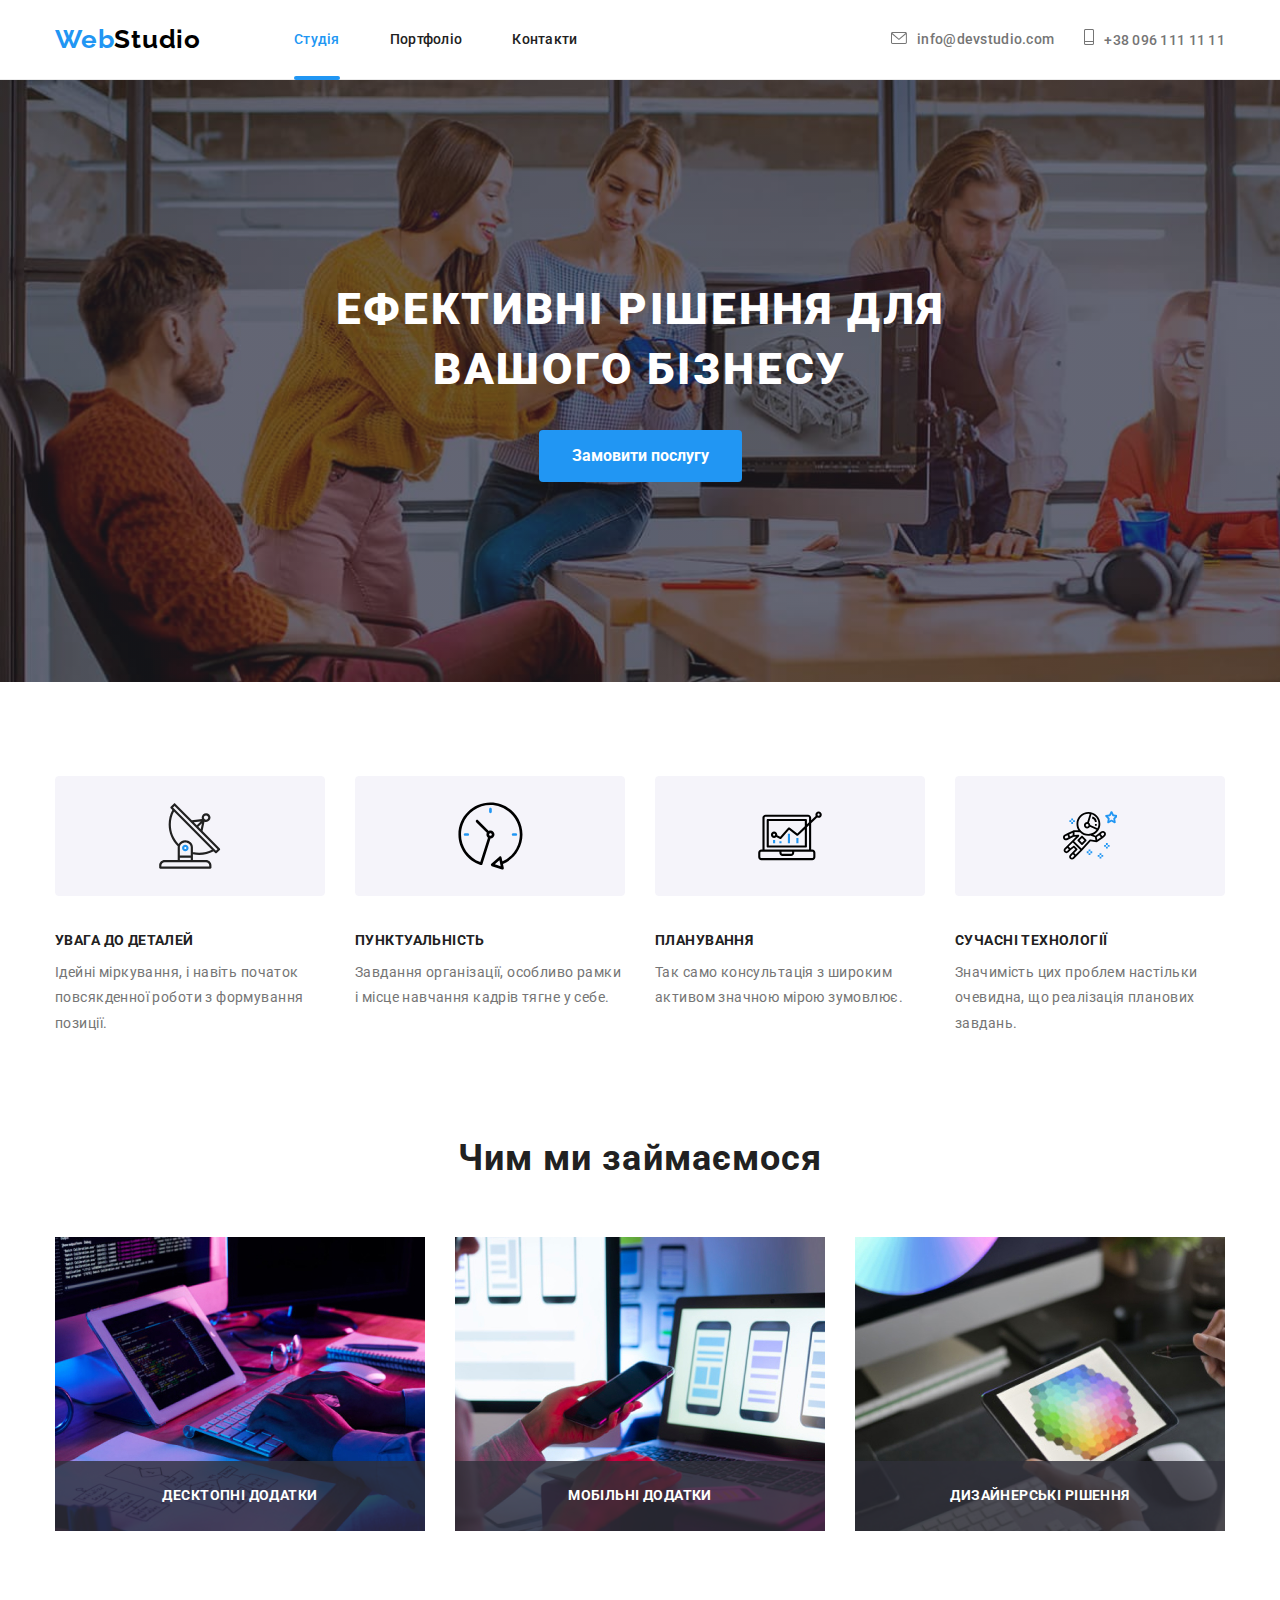
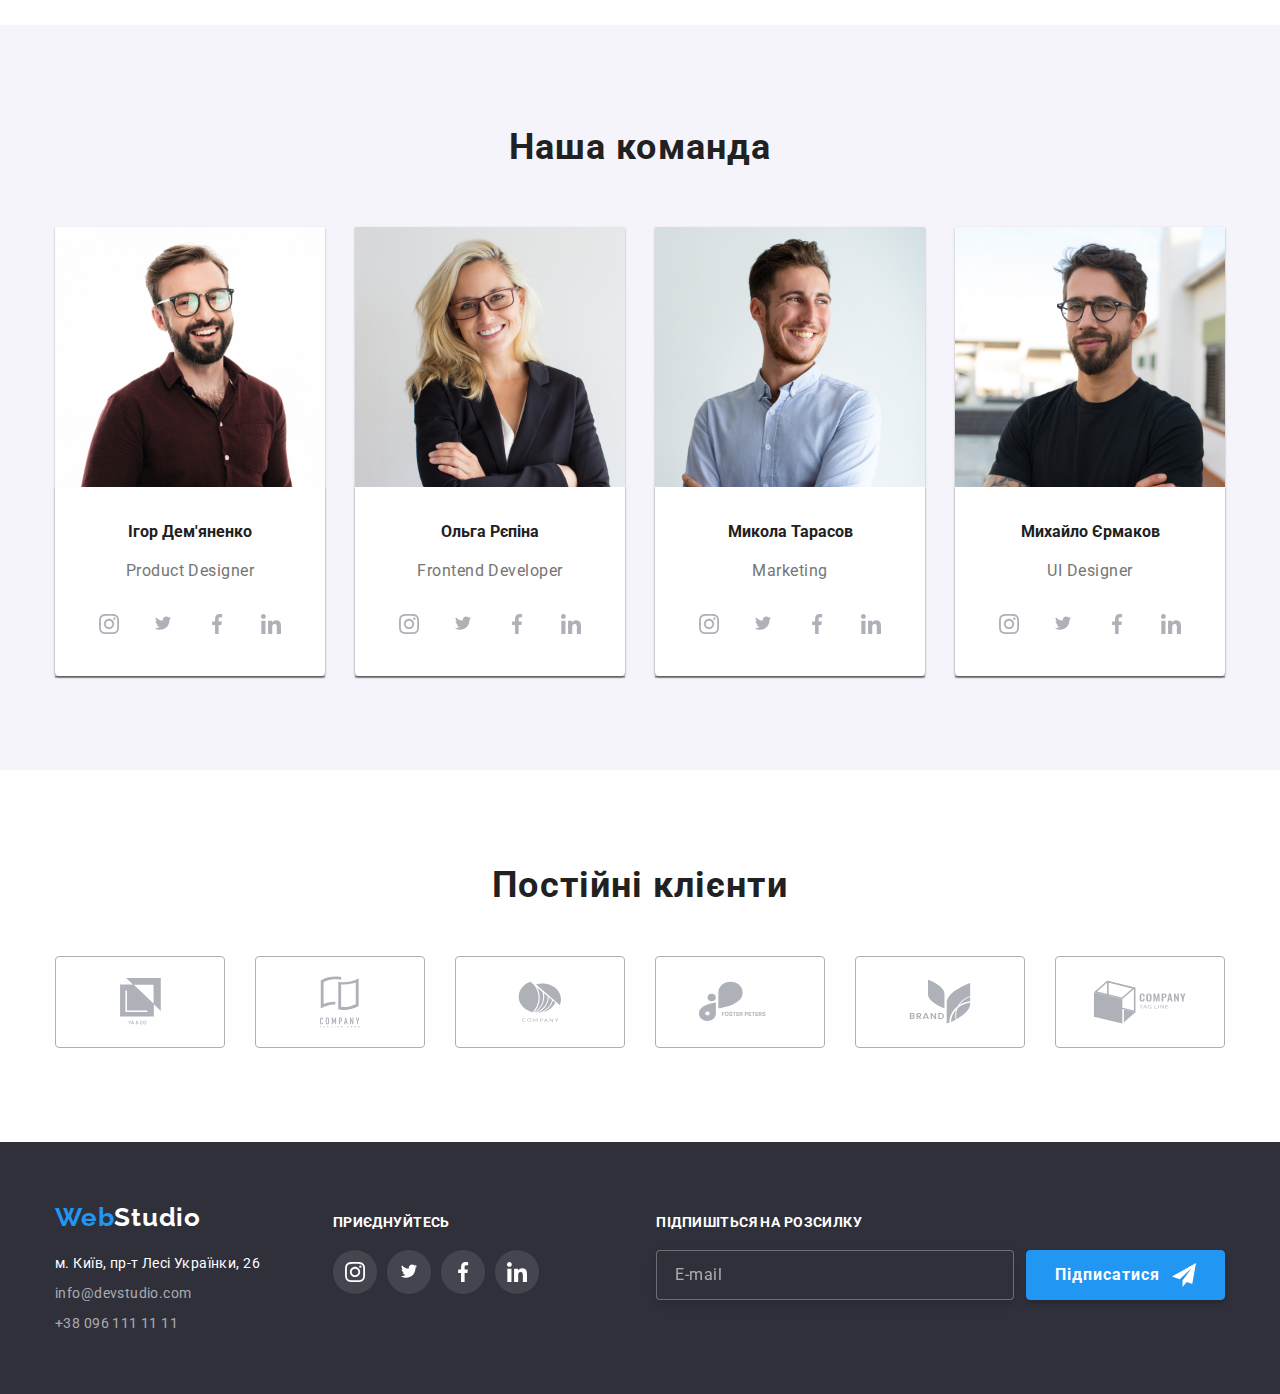
<file: index.html>
<!DOCTYPE html>
<html lang="uk">
  <head>
    <meta charset="UTF-8" />
    <meta http-equiv="X-UA-Compatible" content="IE=edge" />
    <meta name="viewport" content="width=device-width, initial-scale=1.0" />
    <link rel="preconnect" href="https://fonts.googleapis.com" />
    <link rel="preconnect" href="https://fonts.gstatic.com" crossorigin />
    <link
      href="https://fonts.googleapis.com/css2?family=Raleway:wght@700&family=Roboto:wght@400;500;700;900&display=swap"
      rel="stylesheet"
    />
    <link
      href="https://fonts.googleapis.com/css2?family=Roboto:wght@400;500;700;900&display=swap"
      rel="stylesheet"
    />
    <link
      href="https://cdnjs.cloudflare.com/ajax/libs/modern-normalize/1.0.0/modern-normalize.min.css"
      rel="stylesheet"
    />
    <link rel="stylesheet" href="./css/main.min.css" />
    <title><DZ-7</title>
  </head>
  <body>
    <header class="header">
      <div class="container">
        <nav class="navigation">
          <a href="./index.html" class="logo header-logo"
            >Web<span class="logo-start">Studio</span></a
          >
          <ul class="navigation__list list">
            <li class="navigation__item">
              <a href="" class="navigation__link current">Студія</a>
            </li>
            <li class="navigation__item">
              <a href="./portfolio.html" class="navigation__link">Портфоліо</a>
            </li>
            <li class="navigation__item">
              <a href="" class="navigation__link">Контакти</a>
            </li>
          </ul>
        </nav>

        <ul class="contact list">
          <li class="contact__item">
            <a href="mailto:info@devstudio.com" class="contact__link"
              ><svg class="convert" width="16" height="12">
                <use href="./images/icon.svg#icon-post"></use></svg>info@devstudio.com</a
            >
          </li>
          <li class="contact__item">
            <a href="tel:+380961111111" class="contact__link"
              ><svg class="telefon" width="16" height="12">
                <use href="./images/icon.svg#icon-telefon"></use></svg>+38 096 111 11 11</a
            >
          </li>
        </ul>
      </div>
    </header>
    <main>
      <section class="hero">
        <div class="container">
          <h1 class="hero__slogan">Ефективні рішення для вашого бізнесу</h1>
          <button type="button" class="hero__btn" data-modal-open>
            Замовити послугу
          </button>
        </div>
      </section>

      <section class="skill section">
        <div class="container">
          <h2 class="visually-hidden">НАША ПЕРЕВАГА НАД ІНШИМИ</h2>

          <ul class="pic-list list">
            <li class="pic-list__item">
              <div class="pic-list__block">
                <svg class="pic-list__icon" width="65.32" height="70">
                  <use href="./images/icon.svg#icon-antenna"></use>
                </svg>
              </div>

              <h3 class="pic-list__title">УВАГА ДО ДЕТАЛЕЙ</h3>
              <p class="pic-list__text">
                Ідейні міркування, і навіть початок повсякденної роботи з
                формування позиції.
              </p>
            </li>

            <li class="pic-list__item">
              <div class="pic-list__block">
                <svg class="pic-list__icon" width="66.96" height="70">
                  <use href="./images/icon.svg#icon-clock"></use>
                </svg>
              </div>
              <h3 class="pic-list__title">ПУНКТУАЛЬНІСТЬ</h3>
              <p class="pic-list__text">
                Завдання організації, особливо рамки і місце навчання кадрів
                тягне у себе.
              </p>
            </li>

            <li class="pic-list__item">
              <div class="pic-list__block">
                <svg class="pic-list__icon" width="70" height="63.59">
                  <use href="./images/icon.svg#icon-diagram"></use>
                </svg>
              </div>

              <h3 class="pic-list__title">ПЛАНУВАННЯ</h3>
              <p class="pic-list__text">
                Так само консультація з широким активом значною мірою зумовлює.
              </p>
            </li>

            <li class="pic-list__item">
              <div class="pic-list__block">
                <svg class="pic-list__icon" width="54.83" height="60.66">
                  <use href="./images/icon.svg#icon-astronaut"></use>
                </svg>
              </div>
              <h3 class="pic-list__title">СУЧАСНІ ТЕХНОЛОГІЇ</h3>
              <p class="pic-list__text">
                Значимість цих проблем настільки очевидна, що реалізація
                планових завдань.
              </p>
            </li>
          </ul>
        </div>
      </section>

      <section class="activ section">
        <div class="container">
          <h2 class="activ-title">Чим ми займаємося</h2>
          <ul class="activ-list list">
            <li class="activ-item">
              <img
                src="./images/komp-1.jpg"
                alt="зображення робочого столу"
                width="370"
              />
              <div class="activ-block">
                <p class="activ-text">Десктопні додатки</p>
              </div>
            </li>
            <li class="activ-item">
              <img
                src="./images/komp-2.jpg"
                alt="зображення робочого столу"
                width="370"
              />
              <div class="activ-block">
                <p class="activ-text">Мобільні додатки</p>
              </div>
            </li>
            <li class="activ-item">
              <img
                src="./images/komp-3.jpg"
                alt="зображення робочого столу"
                width="370"
              />
              <div class="activ-block">
                <p class="activ-text">Дизайнерські рішення</p>
              </div>
            </li>
          </ul>
        </div>
      </section>

      <section class="team section">
        <div class="container">
          <h2 class="team-title">Наша команда</h2>
          <ul class="team__list list">
            <li class="team__item">
              <img
                src="./images/team-1.jpg"
                alt="Ігор Дем'яненко"
                width="270"
              />
              <div class="team__name">
                <h3 class="team__name-title">Ігор Дем'яненко</h3>
                <p class="team__name-text">Product Designer</p>
                <ul class="soc__list list">
                  <li class="soc__item">
                    <a href="" class="soc__link">
                      <svg
                        class="soc__icon soc__icon--grey"
                        width="20"
                        height="20"
                      >
                        <use href="./images/icon.svg#icon-instagram"></use>
                      </svg>
                    </a>
                  </li>
                  <li class="soc__item">
                    <a href="" class="soc__link">
                      <svg
                        class="soc__icon soc__icon--grey"
                        width="20"
                        height="16.25"
                      >
                        <use href="./images/icon.svg#icon-twitter"></use>
                      </svg>
                    </a>
                  </li>
                  <li class="soc__item">
                    <a href="" class="soc__link">
                      <svg
                        class="soc__icon soc__icon--grey"
                        width="20"
                        height="20"
                      >
                        <use href="./images/icon.svg#icon-facebook"></use>
                      </svg>
                    </a>
                  </li>
                  <li class="soc__item">
                    <a href="" class="soc__link">
                      <svg
                        class="soc__icon soc__icon--grey"
                        width="20"
                        height="20"
                      >
                        <use href="./images/icon.svg#icon-linkedin"></use>
                      </svg>
                    </a>
                  </li>
                </ul>
              </div>
            </li>

            <li class="team__item">
              <img src="./images/team-2.jpg" alt="Ольга Рєпіна" width="270" />
              <div class="team__name">
                <h3 class="team__name-title">Ольга Рєпіна</h3>
                <p class="team__name-text">Frontend Developer</p>
                <ul class="soc__list list">
                  <li class="soc__item">
                    <a href="" class="soc__link">
                      <svg
                        class="soc__icon soc__icon--grey"
                        width="20"
                        height="20"
                      >
                        <use href="./images/icon.svg#icon-instagram"></use>
                      </svg>
                    </a>
                  </li>
                  <li class="soc__item">
                    <a href="" class="soc__link">
                      <svg
                        class="soc__icon soc__icon--grey"
                        width="20"
                        height="16.25"
                      >
                        <use href="./images/icon.svg#icon-twitter"></use>
                      </svg>
                    </a>
                  </li>
                  <li class="soc__item">
                    <a href="" class="soc__link">
                      <svg
                        class="soc__icon soc__icon--grey"
                        width="20"
                        height="20"
                      >
                        <use href="./images/icon.svg#icon-facebook"></use>
                      </svg>
                    </a>
                  </li>
                  <li class="soc__item">
                    <a href="" class="soc__link">
                      <svg
                        class="soc__icon soc__icon--grey"
                        width="20"
                        height="20"
                      >
                        <use href="./images/icon.svg#icon-linkedin"></use>
                      </svg>
                    </a>
                  </li>
                </ul>
              </div>
            </li>

            <li class="team__item">
              <img src="./images/team-3.jpg" alt="Микола Тарасов" width="270" />
              <div class="team__name">
                <h3 class="team__name-title">Микола Тарасов</h3>
                <p class="team__name-text">Marketing</p>
                <ul class="soc__list list">
                  <li class="soc__item">
                    <a href="" class="soc__link">
                      <svg
                        class="soc__icon soc__icon--grey"
                        width="20"
                        height="20"
                      >
                        <use href="./images/icon.svg#icon-instagram"></use>
                      </svg>
                    </a>
                  </li>
                  <li class="soc__item">
                    <a href="" class="soc__link">
                      <svg
                        class="soc__icon soc__icon--grey"
                        width="20"
                        height="16.25"
                      >
                        <use href="./images/icon.svg#icon-twitter"></use>
                      </svg>
                    </a>
                  </li>
                  <li class="soc__item">
                    <a href="" class="soc__link">
                      <svg
                        class="soc__icon soc__icon--grey"
                        width="20"
                        height="20"
                      >
                        <use href="./images/icon.svg#icon-facebook"></use>
                      </svg>
                    </a>
                  </li>
                  <li class="soc__item">
                    <a href="" class="soc__link">
                      <svg
                        class="soc__icon soc__icon--grey"
                        width="20"
                        height="20"
                      >
                        <use href="./images/icon.svg#icon-linkedin"></use>
                      </svg>
                    </a>
                  </li>
                </ul>
              </div>
            </li>

            <li class="team__item">
              <img
                src="./images/team-4.jpg"
                alt="Михайло Єрмаков"
                width="270"
              />
              <div class="team__name">
                <h3 class="team__name-title">Михайло Єрмаков</h3>
                <p class="team__name-text">UI Designer</p>
                <ul class="soc__list list">
                  <li class="soc__item">
                    <a href="" class="soc__link">
                      <svg
                        class="soc__icon soc__icon--grey"
                        width="20"
                        height="20"
                      >
                        <use href="./images/icon.svg#icon-instagram"></use>
                      </svg>
                    </a>
                  </li>
                  <li class="soc__item">
                    <a href="" class="soc__link">
                      <svg
                        class="soc__icon soc__icon--grey"
                        width="20"
                        height="16.25"
                      >
                        <use href="./images/icon.svg#icon-twitter"></use>
                      </svg>
                    </a>
                  </li>
                  <li class="soc__item">
                    <a href="" class="soc__link">
                      <svg
                        class="soc__icon soc__icon--grey"
                        width="20"
                        height="20"
                      >
                        <use href="./images/icon.svg#icon-facebook"></use>
                      </svg>
                    </a>
                  </li>
                  <li class="soc__item">
                    <a href="" class="soc__link">
                      <svg
                        class="soc__icon soc__icon--grey"
                        width="20"
                        height="20"
                      >
                        <use href="./images/icon.svg#icon-linkedin"></use>
                      </svg>
                    </a>
                  </li>
                </ul>
              </div>
            </li>
          </ul>
        </div>
      </section>

      <section class="client section">
        <div class="container">
          <h2 class="client__titls">Постійні клієнти</h2>

          <ul class="client__list list">
            <li class="client__item">
              <a href="" class="client__link">
                <svg class="client__icon" width="41" height="46.7">
                  <use href="./images/icon.svg#icon-comp-1"></use>
                </svg>
              </a>
            </li>
            <li class="client__item">
              <a href="" class="client__link">
                <svg class="client__icon" width="40" height="52">
                  <use href="./images/icon.svg#icon-comp-2"></use>
                </svg>
              </a>
            </li>
            <li class="client__item">
              <a href="" class="client__link">
                <svg class="client__icon" width="43.46" height="41.18">
                  <use href="./images/icon.svg#icon-comp-3"></use>
                </svg>
              </a>
            </li>
            <li class="client__item">
              <a href="" class="client__link">
                <svg class="client__icon" width="84.44" height="40.62">
                  <use href="./images/icon.svg#icon-comp-4"></use>
                </svg>
              </a>
            </li>
            <li class="client__item">
              <a href="" class="client__link">
                <svg class="client__icon" width="62.54" height="45.43">
                  <use href="./images/icon.svg#icon-comp-5"></use>
                </svg>
              </a>
            </li>
            <li class="client__item">
              <a href="" class="client__link">
                <svg class="client__icon" width="93.79" height="43.93">
                  <use href="./images/icon.svg#icon-comp-6"></use>
                </svg>
              </a>
            </li>
          </ul>
        </div>
      </section>
    </main>
    <footer class="footer">
      <div class="container">
        <div class="footer-block">
          <a href="./index.html" class="footer-logo"
            >Web<span class="logo-end">Studio</span></a
          >
          <address class="contacts-address">
            <ul class="contacts-address-list list">
              <li class="contacts-address-item">
                <a
                  href="https://goo.gl/maps/8KMrA27ERhPjtxna9"
                  rel="noopener noreferrer"
                  class="contacts-address-link"
                  >м. Київ, пр-т Лесі Українки, 26</a
                >
              </li>

              <li class="contacts-address-item">
                <a href="mailto:info@devstudio.com" class="contacts-link"
                  >info@devstudio.com</a
                >
              </li>
              <li class="contacts-address-item">
                <a href="tel:+380961111111" class="contacts-link"
                  >+38 096 111 11 11</a
                >
              </li>
            </ul>
          </address>
        </div>

        <div class="footer-soc">
          <h2 class="footer-soc-title">приєднуйтесь</h2>
          <ul class="soc__list soc__list--white list">
            <li class="soc__item">
              <a href="" class="soc__link soc__link--white">
                <svg class="soc__icon soc__icon--white" width="20" height="20">
                  <use href="./images/icon.svg#icon-instagram"></use>
                </svg>
              </a>
            </li>
            <li class="soc__item">
              <a href="" class="soc__link soc__link--white">
                <svg
                  class="soc__icon soc__icon--white"
                  width="20"
                  height="16.25"
                >
                  <use href="./images/icon.svg#icon-twitter"></use>
                </svg>
              </a>
            </li>
            <li class="soc__item">
              <a href="" class="soc__link soc__link--white">
                <svg class="soc__icon soc__icon--white" width="20" height="20">
                  <use href="./images/icon.svg#icon-facebook"></use>
                </svg>
              </a>
            </li>
            <li class="soc__item">
              <a href="" class="soc__link soc__link--white">
                <svg class="soc__icon soc__icon--white" width="20" height="20">
                  <use href="./images/icon.svg#icon-linkedin"></use>
                </svg>
              </a>
            </li>
          </ul>
        </div>

        <div class="subscription">
          <h2 class="subscription-title">Підпишіться на розсилку</h2>
          <form class="subscription-form">
            <input
              type="email"
              name="user-email"
              class="subscription-input"
              placeholder="E-mail"
            />

            <button type="submit" class="subscription-btn">
              <span>Підписатися</span
              ><svg class="subscription-btn-icon" width="24" height="24">
                <use href="./images/icon.svg#icon-send"></use>
              </svg>
            </button>
          </form>
        </div>
      </div>
    </footer>

    <div class="backdrop is-hidden" data-modal>
      <div class="modal">
        <button type="button" class="modal-btn" data-modal-close>
          <svg class="modal-open" width="11" height="11">
            <use href="./images/icon.svg#icon-open"></use>
          </svg>
        </button>

        <p class="modal-title">Залиште свої дані, ми вам передзвонимо</p>
        <form class="modal-form">
          <label class="modal-label" for="user-name">Ім'я</label>
          <div class="input-wrap">
            <input
              type="text"
              name="user-name"
              class="modal-input"
              required
              minlength="2"
              id="user-name"
            />
            <svg class="modal-icon" width="18" height="18">
              <use href="./images/icon.svg#icon-person"></use>
            </svg>
          </div>

          <label class="modal-label" for="user-name">Телефон</label>
          <div class="input-wrap">
            <input
              type="tel"
              name="user-tel"
              class="modal-input"
              required
              minlength="2"
              id="user-name"
            />
            <svg class="modal-icon" width="18" height="18">
              <use href="./images/icon.svg#icon-phone"></use>
            </svg>
          </div>

          <label class="modal-label" for="user-name">Пошта</label>
          <div class="input-wrap">
            <input
              type="email"
              name="user-post"
              class="modal-input"
              required
              minlength="2"
              id="user-name"
            />
            <svg class="modal-icon" width="18" height="18">
              <use href="./images/icon.svg#icon-email"></use>
            </svg>
          </div>

          <div class="modal-area">
            <label for="user-text" class="modal-label">Коментар</label>
            <textarea
              class="area-text"
              name="user-text"
              id="user-text"
              placeholder="Введіть текст"
            ></textarea>
          </div>

          <div class="chek-privacy">
            <input
              type="checkbox"
              name="privacy"
              id="privacy"
              class="modal-chek visually-hidden"
              value="try"
            />
            <label for="privacy" class="label-chek">
              <span>
                <svg class="chek-icon" width="11" height="8">
                  <use href="./images/icon.svg#icon-chek"></use>
                </svg>
              </span>
              Погоджуюся з розсилкою та приймаю
              <a href="" class="chek-link">&nbsp;Умови договору</a></label
            >
          </div>
          <button type="submit" class="modal-form-btn">Відправити</button>
        </form>
      </div>
    </div>

    <script src="./js/modal.js"></script>
  </body>
</html>
</file>
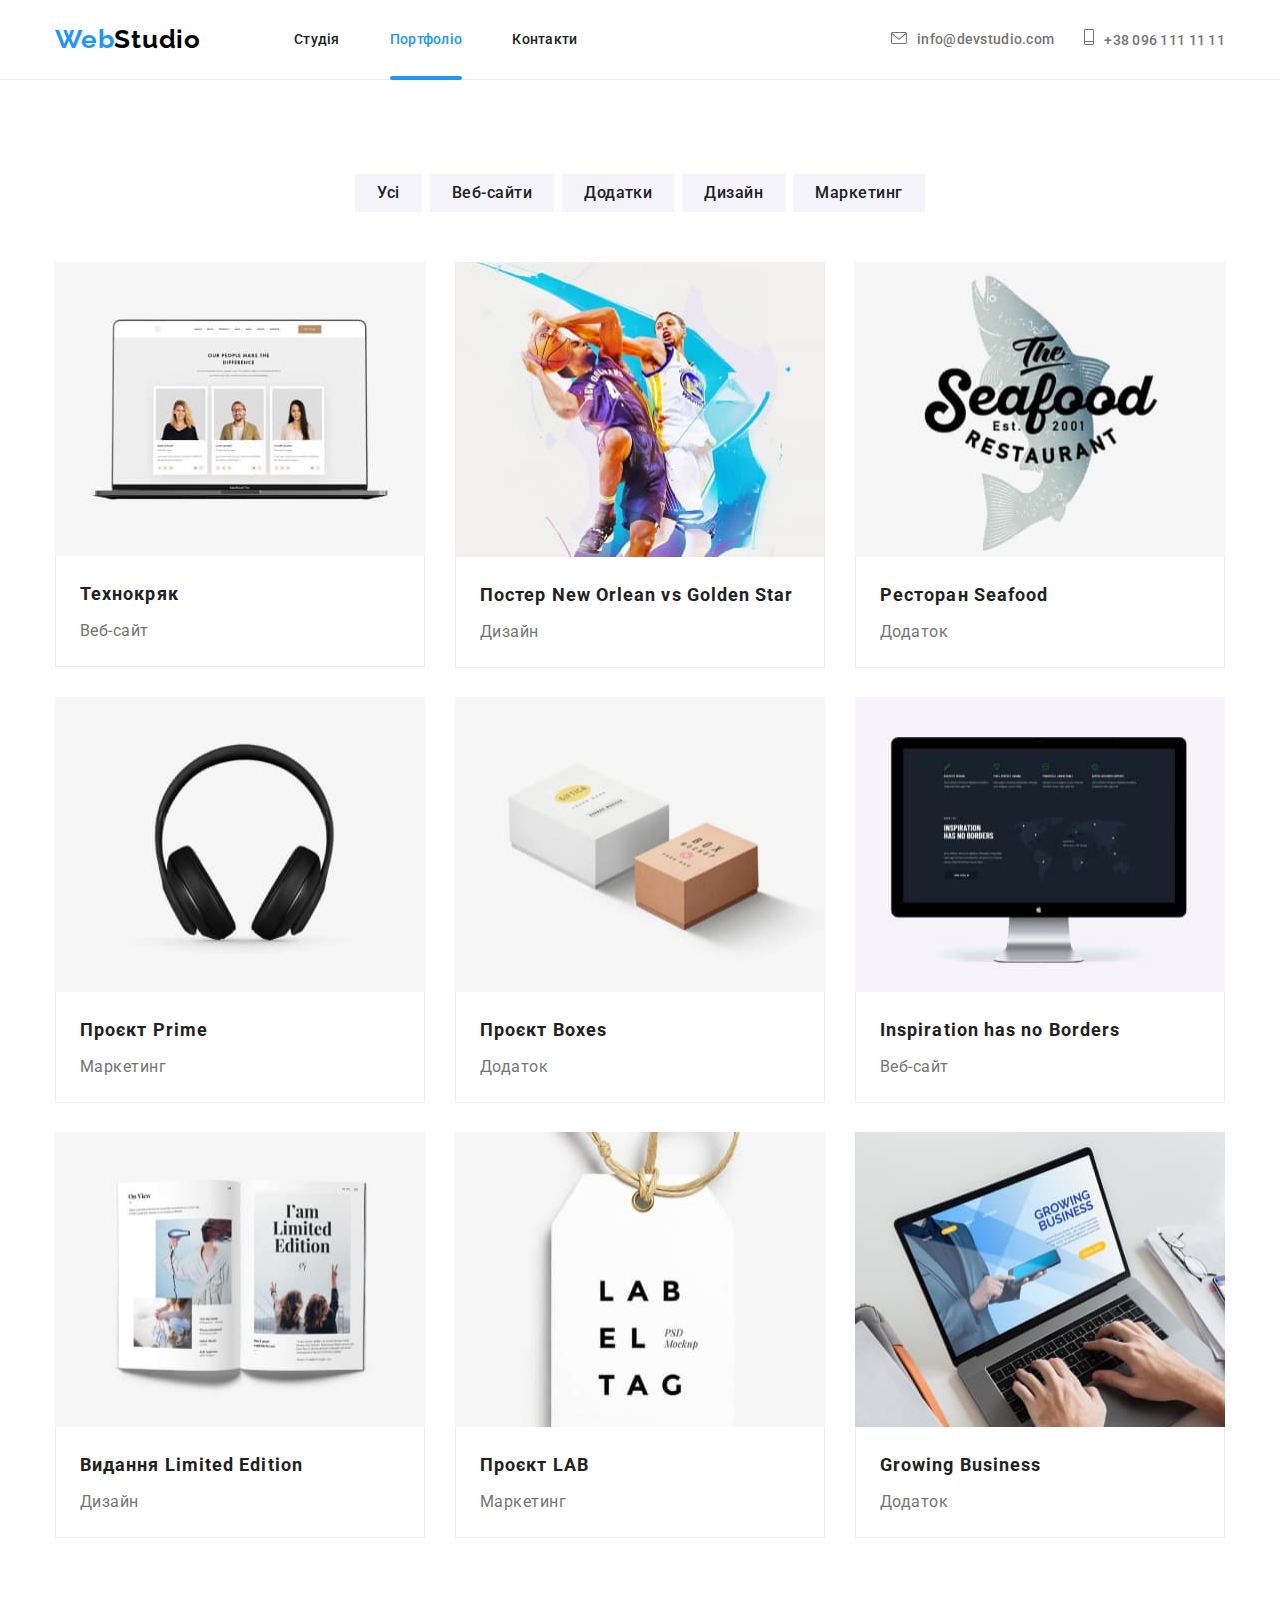
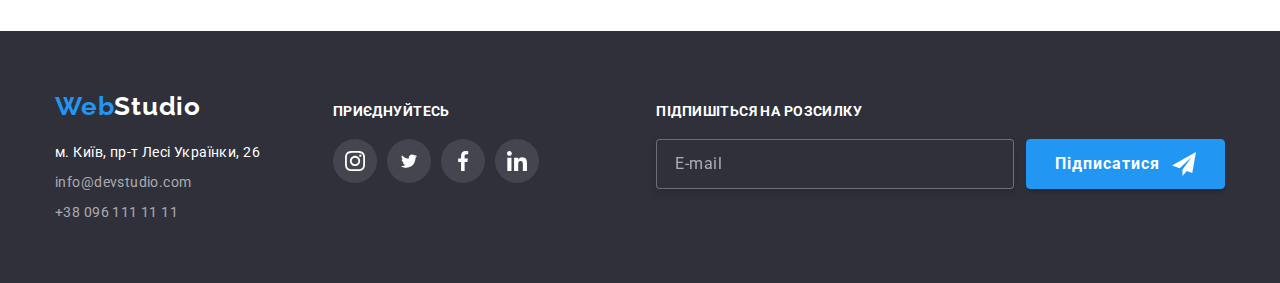
<file: portfolio.html>
<!DOCTYPE html>
<html lang="uk">
  <head>
    <meta charset="UTF-8" />
    <meta http-equiv="X-UA-Compatible" content="IE=edge" />
    <meta name="viewport" content="width=device-width, initial-scale=1.0" />

    <link rel="preconnect" href="https://fonts.googleapis.com" />
    <link rel="preconnect" href="https://fonts.gstatic.com" crossorigin />
    <link
      href="https://cdnjs.cloudflare.com/ajax/libs/modern-normalize/1.0.0/modern-normalize.min.css"
      rel="stylesheet"
    />
    <link
      href="https://fonts.googleapis.com/css2?family=Raleway:wght@700&family=Roboto:wght@400;500;700;900&display=swap"
      rel="stylesheet"
    />
    <!-- <link rel="stylesheet" href="./css/styles.css" /> -->
    <link rel="stylesheet" href="./css/main.min.css" />
    <title><DZ-7></title>
  </head>
  <body>
    <header class="header">
      <div class="container">
        <nav class="navigation">
          <a href="" class="logo header-logo"
            >Web<span class="logo-start">Studio</span></a
          >

          <ul class="navigation__list list">
            <li class="navigation__item">
              <a href="./index.html" class="navigation__link">Студія</a>
            </li>
            <li class="navigation__item">
              <a href="" class="navigation__link current">Портфоліо</a>
            </li>
            <li class="navigation__item"><a href="" class="navigation__link">Контакти</a></li>
          </ul>
        </nav>

        <ul class="contact list">
          <li class="contact__item">
            <a href="mailto:info@devstudio.com" class="contact__link"
              ><svg class="convert" width="16" height="12">
                <use href="./images/icon.svg#icon-post"></use></svg>info@devstudio.com</a
            >
          </li>
          <li class="contact__item">
            <a href="tel:+380961111111" class="contact__link"
              ><svg class="telefon" width="16" height="12">
                <use href="./images/icon.svg#icon-telefon"></use></svg>+38 096 111 11 11</a
            >
          </li>
        </ul>
      </div>
    </header>

    <main>
      <section class="section">
        <div class="container">
          <ul class="filter-list list">
            <li class="filter-item">
              <button class="filter-btn" type="button">Усі</button>
            </li>
            <li class="filter-item">
              <button class="filter-btn" type="button">Веб-сайти</button>
            </li>
            <li class="filter-item">
              <button class="filter-btn" type="button">Додатки</button>
            </li>
            <li class="filter-item">
              <button class="filter-btn" type="button">Дизайн</button>
            </li>
            <li class="filter-item">
              <button class="filter-btn" type="button">Маркетинг</button>
            </li>
          </ul>

          <ul class="work-list list">
            <li class="work-item">
              <a href="" class="work-link">
                <div class="work-image">
                  <img src="./images/img.1.jpg" alt="Noutbook" width="370" />
                  <p class="work-comment">
                    Ресурс пропонує комплексні пропозиції з різним рівнем
                    функціоналу та сервісів. Все це дозволить відвідувачу
                    отримати вичерпні відомості про компанію чи приватну особу.
                  </p>
                </div>

                <div class="work-name">
                  <h2 class="work-name-title">Технокряк</h2>
                  <p class="work-name-text">Веб-сайт</p>
                </div>
              </a>
            </li>

            <li class="work-item">
              <a href="" class="work-link">
                <div class="work-image">
                  <img
                    src="./images/img.2.jpg"
                    alt="Backetbol"
                    width="370"
                    height="295"
                  />
                  <p class="work-comment">
                    Ресурс пропонує комплексні пропозиції з різним рівнем
                    функціоналу та сервісів. Все це дозволить відвідувачу
                    отримати вичерпні відомості про компанію чи приватну особу.
                  </p>
                </div>

                <div class="work-name">
                  <h2 class="work-name-title">
                    Постер New Orlean vs Golden Star
                  </h2>
                  <p class="work-name-text">Дизайн</p>
                </div>
              </a>
            </li>
            <li class="work-item">
              <a href="" class="work-link">
                <div class="work-image">
                  <img
                    src="./images/img.3.jpg"
                    alt="Firma"
                    width="370"
                    height="295"
                  />
                  <p class="work-comment">
                    Ресурс пропонує комплексні пропозиції з різним рівнем
                    функціоналу та сервісів. Все це дозволить відвідувачу
                    отримати вичерпні відомості про компанію чи приватну особу.
                  </p>
                </div>
                <div class="work-name">
                  <h2 class="work-name-title">Ресторан Seafood</h2>
                  <p class="work-name-text">Додаток</p>
                </div>
              </a>
            </li>
            <li class="work-item">
              <a href="" class="work-link">
                <div class="work-image">
                  <img
                    src="./images/img.4.jpg"
                    alt="Nauchniki"
                    width="370"
                    height="295"
                  />
                  <p class="work-comment">
                    Ресурс пропонує комплексні пропозиції з різним рівнем
                    функціоналу та сервісів. Все це дозволить відвідувачу
                    отримати вичерпні відомості про компанію чи приватну особу.
                  </p>
                </div>
                <div class="work-name">
                  <h2 class="work-name-title">Проєкт Prime</h2>
                  <p class="work-name-text">Маркетинг</p>
                </div>
              </a>
            </li>
            <li class="work-item">
              <a href="" class="work-link">
                <div class="work-image">
                  <img
                    src="./images/img.5.jpg"
                    alt="Kirpichi"
                    width="370"
                    height="295"
                  />
                  <p class="work-comment">
                    Ресурс пропонує комплексні пропозиції з різним рівнем
                    функціоналу та сервісів. Все це дозволить відвідувачу
                    отримати вичерпні відомості про компанію чи приватну особу.
                  </p>
                </div>
                <div class="work-name">
                  <h2 class="work-name-title">Проєкт Boxes</h2>
                  <p class="work-name-text">Додаток</p>
                </div>
              </a>
            </li>
            <li class="work-item">
              <a href="" class="work-link">
                <div class="work-image">
                  <img
                    src="./images/img.6.jpg"
                    alt="Monitor"
                    width="370"
                    height="295"
                  />
                  <p class="work-comment">
                    Ресурс пропонує комплексні пропозиції з різним рівнем
                    функціоналу та сервісів. Все це дозволить відвідувачу
                    отримати вичерпні відомості про компанію чи приватну особу.
                  </p>
                </div>
                <div class="work-name">
                  <h2 class="work-name-title">Inspiration has no Borders</h2>
                  <p class="work-name-text">Веб-сайт</p>
                </div>
              </a>
            </li>
            <li class="work-item">
              <a href="" class="work-link">
                <div class="work-image">
                  <img
                    src="./images/img.7.jpg"
                    alt="Book"
                    width="370"
                    height="295"
                  />
                  <p class="work-comment">
                    Ресурс пропонує комплексні пропозиції з різним рівнем
                    функціоналу та сервісів. Все це дозволить відвідувачу
                    отримати вичерпні відомості про компанію чи приватну особу.
                  </p>
                </div>
                <div class="work-name">
                  <h2 class="work-name-title">Видання Limited Edition</h2>
                  <p class="work-name-text">Дизайн</p>
                </div>
              </a>
            </li>
            <li class="work-item">
              <a href="" class="work-link">
                <div class="work-image">
                  <img
                    src="./images/img.8.jpg"
                    alt="Yarlik"
                    width="370"
                    height="295"
                  />
                  <p class="work-comment">
                    Ресурс пропонує комплексні пропозиції з різним рівнем
                    функціоналу та сервісів. Все це дозволить відвідувачу
                    отримати вичерпні відомості про компанію чи приватну особу.
                  </p>
                </div>
                <div class="work-name">
                  <h2 class="work-name-title">Проєкт LAB</h2>
                  <p class="work-name-text">Маркетинг</p>
                </div>
              </a>
            </li>
            <li class="work-item">
              <a href="" class="work-link">
                <div class="work-image">
                  <img
                    src="./images/img.9.jpg"
                    alt="Nout"
                    width="370"
                    height="295"
                  />
                  <p class="work-comment">
                    Ресурс пропонує комплексні пропозиції з різним рівнем
                    функціоналу та сервісів. Все це дозволить відвідувачу
                    отримати вичерпні відомості про компанію чи приватну особу.
                  </p>
                </div>
                <div class="work-name">
                  <h2 class="work-name-title">Growing Business</h2>
                  <p class="work-name-text">Додаток</p>
                </div>
              </a>
            </li>
          </ul>
        </div>
      </section>
    </main>
    <footer class="footer">
      <div class="container">
        <div class="footer-block">
          <a href="./index.htm" class="footer-logo"
            >Web<span class="logo-end">Studio</span></a
          >
          <address class="contacts-address">
            <ul class="contacts-address-list list">
              <li class="contacts-address-item">
                <a
                  href="https://goo.gl/maps/8KMrA27ERhPjtxna9"
                  rel="noopener noreferrer"
                  class="contacts-address-link"
                  >м. Київ, пр-т Лесі Українки, 26</a
                >
              </li>

              <li class="contacts-address-item">
                <a href="mailto:info@devstudio.com" class="contacts-link"
                  >info@devstudio.com</a
                >
              </li>
              <li class="contacts-address-item">
                <a href="tel:+380961111111" class="contacts-link">+38 096 111 11 11</a>
              </li>
            </ul>
          </address>
        </div>

        

        <div class="footer-soc">
          <h2 class="footer-soc-title">приєднуйтесь</h2>
          <ul class="soc__list soc__list--white list">
            <li class="soc__item">
              <a href="" class="soc__link soc__link--white">
                <svg class="soc__icon soc__icon--white" width="20" height="20">
                  <use href="./images/icon.svg#icon-instagram"></use>
                </svg>
              </a>
            </li>
            <li class="soc__item">
              <a href="" class="soc__link soc__link--white">
                <svg
                  class="soc__icon soc__icon--white"
                  width="20"
                  height="16.25"
                >
                  <use href="./images/icon.svg#icon-twitter"></use>
                </svg>
              </a>
            </li>
            <li class="soc__item">
              <a href="" class="soc__link soc__link--white">
                <svg class="soc__icon soc__icon--white" width="20" height="20">
                  <use href="./images/icon.svg#icon-facebook"></use>
                </svg>
              </a>
            </li>
            <li class="soc__item">
              <a href="" class="soc__link soc__link--white">
                <svg class="soc__icon soc__icon--white" width="20" height="20">
                  <use href="./images/icon.svg#icon-linkedin"></use>
                </svg>
              </a>
            </li>
          </ul>
        </div>
       

        <div class="subscription">
          <h2 class="subscription-title">Підпишіться на розсилку</h2>
          <form class="subscription-form">
            <input
              type="email"
              name="user-email"
              class="subscription-input"
              placeholder="E-mail"
            />

            <button type="submit" class="subscription-btn">
              <span>Підписатися</span><svg class="subscription-btn-icon" width="24" height="24">
                <use href="./images/icon.svg#icon-send"></use>
              </svg>
            </button>
          </form>
        </div>
      </div>
    </footer>
  </body>
</html>
</file>
<file: css/styles.css>
html {
  box-sizing: border-box;
}
*,
*::before,
*::after {
  box-sizing: inherit;
}
:root {
  --primary-text-color: #757575;
  --title-text-color: #212121;
  --accent-color: #2196f3;
  --logo-color: #000000;
  --white-color: #ffffff;
  --adress-color: #ffffff99;
}

body {
  font-family: Roboto, sans-serif;
  color: var(--title-text-color);
}

.visually-hidden {
  position: absolute;
  white-space: nowrap;
  width: 1px;
  height: 1px;
  overflow: hidden;
  border: 0;
  padding: 0;
  clip: rect(0 0 0 0);
  clip-path: inset(50%);
  margin: -1px;
}

/* general style ul */
.list {
  list-style: none; /*убирает кнопки списка*/
  /*outline: 2px solid red; /*делает временную рамку для верстки*/
  padding: 0; /*сбрасыввет padding от браузера*/
  margin: 0; /*сбрасыввет margin от браузера*/
}

.container {
  margin-left: auto;
  margin-right: auto;
  width: 1200px;
  padding-right: 15px;
  padding-left: 15px;
}

.section {
  padding-top: 94px;
  padding-bottom: 94px;
}

img {
  display: block;
}

/* ------Page header------- */

.header {
  display: flex;
  height: 80px;
  margin-top: 0;
  background-color: #ffffff;
  border-bottom: 1px solid #ececec;
}

.header > .container {
  display: flex;
  align-items: center;
}

.navigation {
  display: flex;
  align-items: center;
}
/* style logo header and footer*/
/* general style nav header*/

.header-logo {
  color: var(--accent-color);
  font-family: "Raleway";
  font-weight: 700;
  font-size: 26px;
  line-height: 1.2;
  letter-spacing: 0.03em;
  text-decoration: none;
  transition: color 250ms cubic-bezier(0.4, 0, 0.2, 1);
}

.logo-start {
  color: var(--logo-color);
}

/*--------------NAV-----------*/

.navigation-list {
  display: flex;
  margin-left: 93px;
  margin-top: 0;
  margin-bottom: 0;
  padding: 0;
}

.navigation-item {
  margin-right: 50px;
}
.navigation-item:last-child {
  margin-right: 0;
}

.navigation-link {
  position: relative;
  display: block;
  padding-top: 32px;
  padding-bottom: 32px;

  color: var(--title-text-color);
  font-weight: 500;
  font-size: 14px;
  line-height: 1.15;
  letter-spacing: 0.02em;
  text-decoration: none;
  transition: color 250ms cubic-bezier(0.4, 0, 0.2, 1);
}

.navigation-item .current {
  color: var(--accent-color);
}

.navigation-link:hover,
.site-link:focus {
  color: var(--accent-color);
}

.current::after {
  content: "";
  position: absolute;

  width: 100%;
  height: 4px;
  bottom: -0px;
  background-color: var(--accent-color);
  border-radius: 3px;
  left: 0;
}

/* general style contact header*/

.contact {
  display: flex;
  align-items: center;

  margin-left: auto;
  margin-top: 0;
  margin-bottom: 0;
  padding: 0;
}

.contact-item:not(:last-child) {
  margin-right: 30px;
}

.info {
  display: flex;
  align-items: center;
}

.contact a {
  padding-top: 32px;
  padding-bottom: 32px;

  color: var(--primary-text-color);
  font-weight: 500;
  font-size: 14px;
  line-height: 1.15;
  letter-spacing: 0.02em;
  text-decoration: none;
  transition: color 250ms cubic-bezier(0.4, 0, 0.2, 1);
}

.contact-item::before {
  content: "";
}

.convert {
  display: inline-block;
  width: 16px;
  height: 12px;
  margin-right: 10px;
  fill: #757575;
  transition: fill 250ms cubic-bezier(0.4, 0, 0.2, 1);
}

.info:hover .convert,
.info:focus .convert {
  fill: #2196f3;
}

.contact-item::before {
  content: "";
}

.telefon {
  display: inline-block;
  width: 10px;
  height: 16px;
  margin-right: 10px;
  fill: #757575;
  transition: fill 250ms cubic-bezier(0.4, 0, 0.2, 1);
}

.info:hover .telefon,
.info:focus .telefon {
  fill: #2196f3;
}

/* style index.html*/

/* ---------------------style heroy------------------*/

.hero {
  max-width: 1600px;
  margin-left: auto;
  margin-right: auto;
  background-color: black;

  background-image: linear-gradient(
      rgba(47, 48, 58, 0.4),
      rgba(47, 48, 58, 0.4)
    ),
    url(../images/bcg.jpg);
  background-repeat: no-repeat;
  background-size: cover;
}

.hero > .container {
  padding-top: 200px;
  padding-bottom: 200px;
  text-align: center;
}

.hero-slogan {
  margin: 0 auto;
  margin-bottom: 30px;
  width: 700px;

  color: var(--white-color);
  font-weight: 900;
  font-size: 44px;
  line-height: 1.36;
  letter-spacing: 0.06em;
  text-transform: uppercase;
}

.hero-btn {
  display: inline-flex;
  padding: 10px 32px;
  border-radius: 4px;
  border: 1px solid transparent;

  font-weight: 700;
  font-size: 16px;
  line-height: 1.87;
  text-align: center;

  color: #ffffff;
  background: #2196f3;
  cursor: pointer;

  transition-property: background-color;
  transition-duration: 250ms;
  transition-timing-function: cubic-bezier(0.4, 0, 0.2, 1);
}

.hero-btn:hover,
.hero-btn:focus {
  background-color: var(--white-color);
  color: var(--accent-color);
  cursor: pointer;
}
/* ----------style skills--------*/

.skill-list {
  display: flex;
  gap: 30px;
}

.skill-block {
  display: flex;
  width: 270px;
  height: 120px;

  background: #f5f4fa;
  border: 1px solid #f5f4fa;
  border: 1px soli;
  border-radius: 4px;
  text-align: center;
  justify-content: center;
  align-items: center;
}

.skill-icon {
  display: flex;
}

.skill-title {
  margin-top: 35px;
  margin-bottom: 10px;

  font-weight: 700;
  font-size: 14px;
  line-height: 1.4;
  letter-spacing: 0.03em;
  text-transform: uppercase;
  color: #212121;
}

.skill-text {
  margin: 0;

  font-weight: 400;
  font-size: 14px;
  line-height: 1.8;
  letter-spacing: 0.03em;
  color: #757575;
}

/* -------style activity*--------*/

.activ {
  padding: 0;
}

.activ-title {
  margin: 0;
  margin-bottom: 50px;
  font-weight: 700;
  font-size: 36px;
  line-height: 1.6;
  text-align: center;
  letter-spacing: 0.03em;
  color: #212121;
}

.activ-list {
  display: flex;
  padding: 0;
  justify-content: space-between;
  padding-bottom: 94px;
  margin: 0;
}



.activ-item {
  position: relative;
}

.activ-block {
  position: absolute;
  width: 100%;
  height: 70px;
  bottom: 0;
  top: 224px;
  padding-top: 27px;
  padding-bottom: 27px;
  background: rgba(47, 48, 58, 0.8);
}

.activ-text {
  margin: 0;
  font-weight: 700;
  font-size: 14px;
  line-height: 1.14;
  text-align: center;
  letter-spacing: 0.03em;
  text-transform: uppercase;
  color: #ffffff;
}
/* ------style наша команда--------*/

.team {
  background-color: #f5f4fa;
}

.team-title {
  margin-bottom: 50px;
  margin-top: 0;
  font-weight: 700;
  font-size: 36px;
  line-height: 1.6;
  text-align: center;
  letter-spacing: 0.03em;
  color: #212121;
}

.team-list {
  display: flex;
  justify-content: space-between;
}

.team-item {
  display: block;
  width: 270px;
  box-shadow: 0px 1px 3px rgba(0, 0, 0, 0.12), 0px 1px 1px rgba(0, 0, 0, 0.14),
    0px 2px 1px rgba(0, 0, 0, 0.2);
}

.team-name {
  padding: 30px 10px;
  background-color: #ffffff;
  box-shadow: 0px 1px 3px rgba(0, 0, 0, 0.12), 0px 1px 1px rgba(0, 0, 0, 0.14),
    0px 2px 1px rgba(0, 0, 0, 0.2);
  border-radius: 0px 0px 4px 4px;
}

.team-name-title {
  margin: 0;
  margin-bottom: 10px;
  font-size: 16px;
  line-height: 1.87;
  text-align: center;
  color: #212121;
}

.team-name-text {
  margin: 0;
  color: #757575;
  font-family: "Roboto";
  font-size: 16px;
  line-height: 1.8;
  text-align: center;
  letter-spacing: 0.03em;
}

.team-soc-list {
  margin-top: 16px;
  padding-right: 22px;
  padding-left: 22px;
  display: flex;
  gap: 10px;
}

.team-soc-item {
  width: 44px;
  height: 44px;
}

.team-soc-link {
  width: 100%;
  height: 100%;
  border-radius: 50%;
  display: flex;
  align-items: center;
  justify-content: center;
  background-color: #ffffff;
  transition: background-color 250ms cubic-bezier(0.4, 0, 0.2, 1);
}

.team-soc-icon {
  fill: #afb1b8;
  transition: fill 250ms cubic-bezier(0.4, 0, 0.2, 1);
}
.team-soc-link:hover,
.team-link:focus {
  background-color: #2196f3;
}
.team-soc-link:hover .team-soc-icon,
.team-soc-link:focus .team-soc-icon {
  fill: white;
}

/*---------------clients----------------*/

.client-titls {
  margin: 0;
  margin-bottom: 50px;
  font-size: 36px;
  line-height: 42px;
  text-align: center;
  letter-spacing: 0.03em;

  color: #212121;
}

.client-list {
  display: flex;
  gap: 30px;
  justify-content: space-between;
}

.client-link {
  width: 170px;
  height: 92px;
  display: flex;
  align-items: center;
  justify-content: center;
  border: 1px solid #afb1b8;
  border-radius: 4px;
  transition: border 250ms cubic-bezier(0.4, 0, 0.2, 1);
}

.client-icon {
  fill: #afb1b8;
  transition: fill 250ms cubic-bezier(0.4, 0, 0.2, 1);
}

.client-link:hover,
.client-link:focus {
  border: 1px solid #2196f3;
}

.client-link:hover .client-icon,
.client-link:focus .client-icon {
  fill: #2196f3;
}

/*---------- style footer---------- */

.footer {
  display: flex;
  padding-top: 60px;
  padding-bottom: 60px;
  background-color: #2f303a;
}

.footer > .container {
  display: flex;
  justify-content: space-between;
  }

.footer-logo {
  color: var(--accent-color);
  font-family: "Raleway";
  font-weight: 700;
  font-size: 26px;
  line-height: 1.2;
  letter-spacing: 0.03em;
}

.logo-end {
  color: var(--white-color);
}

.contacts-address-list {
  margin-top: 20px;
}

.contacts-address-link {
  font-style: normal;
  font-size: 14px;
  line-height: 1.5;
  letter-spacing: 0.03em;
  color: #ffffff;
  text-decoration: none;
  transition: color 250ms cubic-bezier(0.4, 0, 0.2, 1);
}
.contacts-address-link:hover,
.contacts-address-link:focus {
  color: #2196f3;
}

.contacts-address-item:not(:last-child) {
  margin-bottom: 9px;
}

.contacts-link {
  display: inline-block;
  margin: 0;
  font-style: normal;
  font-weight: 400;
  font-size: 14px;
  line-height: 1.5;
  letter-spacing: 0.03em;
  color: rgba(255, 255, 255, 0.6);
  text-decoration: none;
  transition: color 250ms cubic-bezier(0.4, 0, 0.2, 1);
}

.contacts-link:hover,
.contacts-link:focus {
  color: #2196f3;
}

/*--------------FOOTER-SOCIAL-LINK-------------*/

.footer-soc {
  padding-top: 12px;
  margin-left: 70px;
}
.footer-soc-title {
  margin: 0;
  margin-bottom: 20px;

  font-weight: 700;
  font-size: 14px;
  line-height: 16px;
  letter-spacing: 0.03em;
  text-transform: uppercase;

  color: #ffffff;
}

.footer-soc-list {
  display: flex;
  gap: 10px;
}

.footer-soc-item {
  width: 40px;
  height: 40px;
}

.footer-soc-link {
  width: 100%;
  height: 100%;
  background-color: rgba(255, 255, 255, 0.1);
  border-radius: 50%;
  display: flex;
  align-items: center;
  justify-content: center;
  transition: background-color 250ms cubic-bezier(0.4, 0, 0.2, 1);
}
.footer-soc-icon {
  fill: #ffffff;
}

/*кращий віріант для ховера та фокуса для всього*/
.footer-soc-link:hover,
.footer-soc-link:focus {
  background-color: #2196f3;
}

.footer-soc-link:hover .footer-soc-icon,
.footer-soc-link:focus .footer-soc-icon {
  fill: #ffffff;
}

/*------------форма підписки------------*/

.subscription {
 margin-left: 93px;
}

.subscription-title {
  display: flex;
  padding-top: 12px;
  margin: 0;
  margin-bottom: 20px;

  font-weight: 700;
  font-size: 14px;
  line-height: 16px;
  letter-spacing: 0.03em;
  text-transform: uppercase;

  color: #ffffff;
}

.subscription-form {
  display: flex;
}

.subscription-input {
  width: 358px;
  height: 50px;
  margin-right: 12px;
  border: 1px solid rgba(255, 255, 255, 0.3);
  filter: drop-shadow(0px 4px 4px rgba(0, 0, 0, 0.15));
  border-radius: 4px;
  background-color: #2f303a;
  color: white;
  padding-left: 16px;
  
}

.subscription-input::placeholder {
  padding-left: 2px;
  font-weight: 400;
  font-size: 16px;
  line-height: 1.25px;
  display: flex;
  align-items: center;
  letter-spacing: 0.03em;
  color: rgba(255, 255, 255, 0.6);
}

.subscription-btn {
  display: flex;

  padding: 10px 28px;

  font-weight: 700;
  font-size: 16px;
  line-height: 1.88px;
  align-items: center;
  text-align: center;
  letter-spacing: 0.06em;

  background: #2196f3;
  color: #ffffff;
  box-shadow: 0px 4px 4px rgba(0, 0, 0, 0.15);
  border-radius: 4px;
  border: 1px solid #2196f3;
}

.subscription-btn-icon {
  margin-left: 12px;
  fill: white;
}

/* -------------style portfolio-------------------- */
/* style work filter */

.filter-list {
  display: flex;
  justify-content: center;

  padding: 0;
  margin-bottom: 50px;
}
.filter-item:not(:last-child) {
  margin-right: 8px;
}

.filter-btn {
  padding: 6px 22px;

  font-weight: 500;
  font-size: 16px;
  line-height: 1.62;
  text-align: center;
  letter-spacing: 0.03em;
  color: #212121;
  background-color: #f5f4fa;
  border: hidden;
  transition: background-color 250ms cubic-bezier(0.4, 0, 0.2, 1),
    color 250ms cubic-bezier(0.4, 0, 0.2, 1),
    box-shadow 250ms cubic-bezier(0.4, 0, 0.2, 1);
}

.filter-list button:hover,
.filter-list button:focus {
  color: var(--white-color);
  background-color: #2196f3;
  cursor: pointer;
  box-shadow: 0px 3px 1px rgba(0, 0, 0, 0.1), 0px 1px 2px rgba(0, 0, 0, 0.08),
    0px 2px 2px rgba(0, 0, 0, 0.12);
  border-radius: 4px;
}

/*---------------WORKS-----------------*/
.work-list {
  margin: 0;

  display: flex;
  flex-wrap: wrap;
  gap: 30px;
}

.work-item {
  background-color: var(--white-color);
  width: 370px;
  height: 405px;
}

.work-link {
  display: block;
  text-decoration: none;
  transition: box-shadow 250ms cubic-bezier(0.4, 0, 0.2, 1);
}

.work-link:hover,
.work-link:focus {
  box-shadow: 0px 1px 1px rgba(0, 0, 0, 0.12), 0px 4px 4px rgba(0, 0, 0, 0.06),
    1px 4px 6px rgba(0, 0, 0, 0.16);
}

/*----------ВІКНО-ВСПЛИВАЮЧЕ------------*/

.work-item:hover .work-comment {
  transform: translateY(0);
}

.work-image {
  position: relative;
  overflow: hidden;
}

.work-comment {
  position: absolute;
  top: 0;
  height: 100%;
  margin: 0;
  padding: 24px 63px;

  font-weight: 400;
  font-size: 18px;
  line-height: 1.56;
  letter-spacing: 0.03em;
  color: #ffffff;
  background-color: rgba(33, 150, 243, 0.9);

  transform: translateY(100%);
  transition: transform 250ms cubic-bezier(0.4, 0, 0.2, 1);
}

.work-name {
  padding: 20px 24px;

  border-left: 1px solid #eeeeee;
  border-right: 1px solid #eeeeee;
  border-bottom: 1px solid #eeeeee;
}

.work-name-title {
  margin: 0px;
  margin-bottom: 4px;

  font-weight: 700;
  font-size: 18px;
  line-height: 2;
  letter-spacing: 0.06em;
  color: #212121;
  text-align: left;
}
.work-name-text {
  margin: 0;

  font-weight: 400;
  font-size: 16px;
  line-height: 1.87;
  letter-spacing: 0.03em;
  color: #757575;
  text-align: left;
}

/*-------------MODAL----------------*/

.backdrop {
  position: fixed;
  top: 0;
  left: 0;
  width: 100%;
  height: 100%;
  background: rgba(0, 0, 0, 0.2);
}

.backdrop.is-hidden {
  opacity: 0;
  visibility: hidden;
  pointer-events: none;
}

.modal {
  position: absolute;
  top: 50%;
  left: 50%;
  transform: translate(-50%, -50%);
  width: 528px;

  padding: 40px;

  background: #ffffff;
  box-shadow: 0px 1px 3px rgba(0, 0, 0, 0.12), 0px 1px 1px rgba(0, 0, 0, 0.14),
    0px 2px 1px rgba(0, 0, 0, 0.2);
  border-radius: 4px;
}

.modal-btn {
  position: absolute;
  width: 30px;
  height: 30px;
  background: #ffffff;
  border: 1px solid rgba(0, 0, 0, 0.1);
  border-radius: 50%;
  top: 8px;
  right: 8px;
  transition: border 250ms cubic-bezier(0.4, 0, 0.2, 1);
}

.modal-open {
  fill: #000000;
  transition: fill 250ms cubic-bezier(0.4, 0, 0.2, 1);
}

.modal-btn:hover,
.modal-btn:focus {
  border: 1px solid rgba(34, 44, 184, 0.5);
}

.modal-btn:hover .footer-open,
.modal-btn:focus .footer-open {
  fill: #2196f3;
}

/*-------------MODAL-FORM------------------*/

.modal-title {
  margin: 0;
  padding-bottom: 2px;
  font-weight: 700;
  font-size: 20px;
  line-height: 23px;
  text-align: center;
  letter-spacing: 0.03em;

  color: #212121;
}

.modal-label {
  display: block;
  font-weight: 400;
  font-size: 12px;
  line-height: 14px;
  letter-spacing: 0.01em;
  margin-top: 10px;
  margin-bottom: 4px;

  color: #757575;
}

.input-wrap {
  position: relative;
  margin: 0;
}

.modal-input {
  width: 100%;
  height: 40px;
  border: 1px solid rgba(33, 33, 33, 0.2);
  border-radius: 4px;
  margin: 0;
  padding-left: 42px;
  outline: none;
}

.modal-icon {
  position: absolute;
  left: 15px;
  top: 50%;
  transform: translateY(-50%);
}

.modal-input:hover,
.modal-input:focus {
  border: 1px solid #2196f3;
  border-radius: 4px;
}

.modal-input:hover + .modal-icon,
.modal-input:focus + .modal-icon {
  fill: #2196f3;
}

.area-text {
  width: 100%;
  height: 120px;
  border: 1px solid rgba(33, 33, 33, 0.2);
  border-radius: 4px;
  resize: none;
  padding: 12px;
  outline: none;
}

textarea::placeholder {
  font-weight: 400;
  font-size: 12px;
  line-height: 14px;
  letter-spacing: 0.01em;
  color: rgba(117, 117, 117, 0.5);
  }

  .area-text:hover,
  .area-text:focus {
    border: 1px solid #2196f3;
  }


.chek-privacy {
  margin-top: 20px;
  margin-bottom: 30px;
}

.label-chek {
  font-weight: 400;
  font-size: 14px;
  line-height: 1.71;
  letter-spacing: 0.03em;
  display: flex;
  align-items: center;
  color: #757575;
}

.label-chek span {
  display: flex;
  align-items: center;
  justify-content: center;
  width: 16px;
  height: 15px;
  border: 2px solid #212121;
  border-radius: 3px;
  margin-right: 9px;
  fill: transparent;
}

.modal-chek {
  margin-top: 20px;
  margin-bottom: 30px;
}
.chek-link {
  color: #188ce8;
}

.modal-chek:checked + .label-chek > span {
  background-color: #188ce8;
  border-color: transparent;
  fill: white;
}

.modal-form-btn {
  margin: 0 auto;
  padding: 10px 52px;

  font-weight: 700;
  font-size: 16px;
  line-height: 1.88;
  display: flex;
  align-items: center;
  text-align: center;
  letter-spacing: 0.06em;

  color: #ffffff;
  background: #188ce8;
  border-radius: 4px;
  border: 1px solid transparent;

  transition: box-shadow 250ms cubic-bezier(0.4, 0, 0.2, 1);
}

.modal-form-btn:focus,
.modal-form-btn:hover {
  background: #188ce8;
  box-shadow: 0px 4px 4px rgba(0, 0, 0, 0.2);
}
</file>
<file: css/main.min.css>
html{box-sizing:border-box}*,*::before,*::after{box-sizing:inherit}:root{--primary-text-color: #757575;--title-text-color: #212121;--accent-color: #2196f3;--logo-color: #000000;--white-color: #ffffff;--adress-color: #ffffff99;--bg-gradient: rgba(47, 48, 58, 0.4), rgba(47, 48, 58, 0.4)}body{font-family:Roboto,sans-serif;color:var(--title-text-color)}.visually-hidden{position:absolute;white-space:nowrap;width:1px;height:1px;overflow:hidden;border:0;padding:0;clip:rect(0 0 0 0);clip-path:inset(50%);margin:-1px}.list{list-style:none;padding:0;margin:0}.container{margin-left:auto;margin-right:auto;width:1200px;padding-right:15px;padding-left:15px}.section{padding-top:94px;padding-bottom:94px}img{display:block}.backdrop{position:fixed;top:0;left:0;width:100%;height:100%;background:rgba(0,0,0,.2)}.backdrop.is-hidden{opacity:0;visibility:hidden;pointer-events:none}.modal{position:absolute;top:50%;left:50%;transform:translate(-50%, -50%);width:528px;padding:40px;background:#fff;box-shadow:0px 1px 3px rgba(0,0,0,.12),0px 1px 1px rgba(0,0,0,.14),0px 2px 1px rgba(0,0,0,.2);border-radius:4px}.modal-btn{position:absolute;width:30px;height:30px;background:#fff;border:1px solid rgba(0,0,0,.1);border-radius:50%;top:8px;right:8px;transition:border 250ms cubic-bezier(0.4, 0, 0.2, 1)}.modal-open{fill:#000;transition:fill 250ms cubic-bezier(0.4, 0, 0.2, 1)}.modal-btn:hover,.modal-btn:focus{border:1px solid rgba(34,44,184,.5)}.modal-btn:hover .footer-open,.modal-btn:focus .footer-open{fill:#2196f3}.modal-title{margin:0;padding-bottom:2px;font-weight:700;font-size:20px;line-height:23px;text-align:center;letter-spacing:.03em;color:#212121}.modal-label{display:block;font-weight:400;font-size:12px;line-height:14px;letter-spacing:.01em;margin-top:10px;margin-bottom:4px;color:#757575}.input-wrap{position:relative;margin:0}.modal-input{width:100%;height:40px;border:1px solid rgba(33,33,33,.2);border-radius:4px;margin:0;padding-left:42px;outline:none}.modal-icon{position:absolute;left:15px;top:50%;transform:translateY(-50%)}.modal-input:hover,.modal-input:focus{border:1px solid #2196f3;border-radius:4px}.modal-input:hover+.modal-icon,.modal-input:focus+.modal-icon{fill:#2196f3}.area-text{width:100%;height:120px;border:1px solid rgba(33,33,33,.2);border-radius:4px;resize:none;padding:12px;outline:none}textarea::placeholder{font-weight:400;font-size:12px;line-height:14px;letter-spacing:.01em;color:rgba(117,117,117,.5)}.area-text:hover,.area-text:focus{border:1px solid #2196f3}.chek-privacy{margin-top:20px;margin-bottom:30px}.label-chek{font-weight:400;font-size:14px;line-height:1.71;letter-spacing:.03em;display:flex;align-items:center;color:#757575}.label-chek span{display:flex;align-items:center;justify-content:center;width:16px;height:15px;border:2px solid #212121;border-radius:3px;margin-right:9px;fill:rgba(0,0,0,0)}.modal-chek{margin-top:20px;margin-bottom:30px}.chek-link{color:#188ce8}.modal-chek:checked+.label-chek>span{background-color:#188ce8;border-color:rgba(0,0,0,0);fill:#fff}.modal-form-btn{margin:0 auto;padding:10px 52px;font-weight:700;font-size:16px;line-height:1.88;display:flex;align-items:center;text-align:center;letter-spacing:.06em;color:#fff;background:#188ce8;border-radius:4px;border:1px solid rgba(0,0,0,0);transition:box-shadow 250ms cubic-bezier(0.4, 0, 0.2, 1)}.modal-form-btn:focus,.modal-form-btn:hover{background:#188ce8;box-shadow:0px 4px 4px rgba(0,0,0,.2)}.soc__list{margin-top:16px;padding-right:22px;padding-left:22px;display:flex;gap:10px}.soc__item{width:44px;height:44px}.soc__link{width:100%;height:100%;border-radius:50%;display:flex;align-items:center;justify-content:center;background-color:var(--white-color);transition:background-color 250ms cubic-bezier(0.4, 0, 0.2, 1)}.soc__icon--grey{fill:#afb1b8}.soc__list--white{padding-left:0}.soc__link--white{background:rgba(255,255,255,.1)}.soc__icon--white{fill:var(--white-color)}.soc__link:hover,.soc__link:focus{background-color:var(--accent-color)}.soc__link:hover .soc__icon,.soc__link:focus .soc__icon{fill:var(--white-color)}.header{display:flex;height:80px;margin-top:0;background-color:var(--white-color);border-bottom:1px solid #ececec}.header>.container{display:flex;align-items:center}.navigation{display:flex;align-items:center}.header-logo{color:var(--accent-color);font-family:"Raleway";font-weight:700;font-size:26px;line-height:1.2;letter-spacing:.03em;text-decoration:none;transition:color 250ms cubic-bezier(0.4, 0, 0.2, 1)}.logo-start{color:var(--logo-color)}.navigation__list{display:flex;margin-left:93px;margin-top:0;margin-bottom:0;padding:0}.navigation__item{margin-right:50px}.navigation__item:last-child{margin-right:0}.navigation__link{position:relative;display:block;padding-top:32px;padding-bottom:32px;color:var(--title-text-color);font-weight:500;font-size:14px;line-height:1.15;letter-spacing:.02em;text-decoration:none;transition:color 250ms cubic-bezier(0.4, 0, 0.2, 1)}.navigation__item .current{color:var(--accent-color)}.navigation__link:hover,.navigation__link:focus{color:var(--accent-color)}.current::after{content:"";position:absolute;width:100%;height:4px;bottom:0px;background-color:var(--accent-color);border-radius:3px;left:0}.contact{display:flex;align-items:center;margin-left:auto;margin-top:0;margin-bottom:0;padding:0}.contact__item:not(:last-child){margin-right:30px}.contact__link{padding-top:32px;padding-bottom:32px;color:var(--primary-text-color);font-weight:500;font-size:14px;line-height:1.15;letter-spacing:.02em;text-decoration:none;transition:color 250ms cubic-bezier(0.4, 0, 0.2, 1)}.contact__item::before{content:""}.convert{display:inline-block;width:16px;height:12px;margin-right:10px;fill:#757575;transition:fill 250ms cubic-bezier(0.4, 0, 0.2, 1)}.contact__link:hover .convert,.contact__link:focus .convert{fill:var(--accent-color)}.contact__item::before{content:""}.telefon{display:inline-block;width:10px;height:16px;margin-right:10px;fill:#757575;transition:fill 250ms cubic-bezier(0.4, 0, 0.2, 1)}.contact__link:hover .telefon,.contact__link:focus .telefon{fill:var(--accent-color)}.contact__link:hover,.contact__link:focus{color:var(--accent-color)}.hero{max-width:1600px;margin-left:auto;margin-right:auto;background-color:var(--title-text-color);background-image:linear-gradient(var(--bg-gradient)),url(../images/bcg.jpg);background-repeat:no-repeat;background-size:cover}.hero>.container{padding-top:200px;padding-bottom:200px;text-align:center}.hero__slogan{margin:0 auto;margin-bottom:30px;width:700px;color:var(--white-color);font-weight:900;font-size:44px;line-height:1.36;letter-spacing:.06em;text-transform:uppercase}.hero__btn{display:inline-flex;padding:10px 32px;border-radius:4px;border:1px solid rgba(0,0,0,0);font-weight:700;font-size:16px;line-height:1.87;text-align:center;color:var(--white-color);background:var(--accent-color);cursor:pointer;transition-property:background-color;transition-duration:250ms;transition-timing-function:cubic-bezier(0.4, 0, 0.2, 1)}.hero__btn:hover,.hero__btn:focus{background-color:var(--white-color);color:var(--accent-color);cursor:pointer}.pic-list{display:flex;gap:30px}.pic-list__block{display:flex;width:270px;height:120px;background:#f5f4fa;border:1px solid #f5f4fa;border:1px soli;border-radius:4px;text-align:center;justify-content:center;align-items:center}.pic-list__icon{display:flex}.pic-list__title{margin-top:35px;margin-bottom:10px;font-weight:700;font-size:14px;line-height:1.4;letter-spacing:.03em;text-transform:uppercase;color:var(--title-text-color)}.pic-list__text{font-weight:400;font-size:14px;line-height:1.8;letter-spacing:.03em;color:var(--primary-text-color);margin:0}.activ{padding:0}.activ-title{margin:0;margin-bottom:50px;font-weight:700;font-size:36px;line-height:1.6;text-align:center;letter-spacing:.03em;color:var(--title-text-color)}.activ-list{display:flex;padding:0;justify-content:space-between;padding-bottom:94px;margin:0}.activ-item{position:relative}.activ-block{position:absolute;width:100%;height:70px;bottom:0;top:224px;padding-top:27px;padding-bottom:27px;background:rgba(47,48,58,.8)}.activ-text{font-weight:700;font-size:14px;line-height:1.14;letter-spacing:.03em;text-align:center;text-transform:uppercase;color:var(--white-color);margin:0}.team{background-color:#f5f4fa}.team-title{margin-bottom:50px;margin-top:0;font-weight:700;font-size:36px;line-height:1.6;text-align:center;letter-spacing:.03em;color:var(--title-text-color)}.team__list{display:flex;justify-content:space-between}.team__item{display:block;width:270px;box-shadow:0px 1px 3px rgba(0,0,0,.12),0px 1px 1px rgba(0,0,0,.14),0px 2px 1px rgba(0,0,0,.2)}.team__name{padding:30px 10px;background-color:var(--white-color);box-shadow:0px 1px 3px rgba(0,0,0,.12),0px 1px 1px rgba(0,0,0,.14),0px 2px 1px rgba(0,0,0,.2);border-radius:0px 0px 4px 4px}.team__name-title{margin:0;margin-bottom:10px;font-size:16px;line-height:1.87;text-align:center;color:#212121}.team__name-text{margin:0;color:var(--primary-text-color);font-family:"Roboto";font-size:16px;line-height:1.8;text-align:center;letter-spacing:.03em}.client__titls{margin:0;margin-bottom:50px;font-size:36px;line-height:42px;text-align:center;letter-spacing:.03em;color:var(--title-text-color)}.client__list{display:flex;gap:30px;justify-content:space-between}.client__link{width:170px;height:92px;display:flex;align-items:center;justify-content:center;border:1px solid #afb1b8;border-radius:4px;transition:border 250ms cubic-bezier(0.4, 0, 0.2, 1)}.client__link:hover,.client__link:focus{border:1px solid var(--accent-color)}.client__icon{fill:#afb1b8;transition:fill 250ms cubic-bezier(0.4, 0, 0.2, 1)}.client__link:hover .client__icon,.client__link:focus .client__icon{fill:var(--accent-color)}.footer{display:flex;padding-top:60px;padding-bottom:60px;background-color:#2f303a}.footer>.container{display:flex;justify-content:space-between}.footer-logo{color:var(--accent-color);font-family:"Raleway";font-weight:700;font-size:26px;line-height:1.2;letter-spacing:.03em;text-decoration:none}.logo-end{color:var(--white-color)}.contacts-address-list{margin-top:20px}.contacts-address-item:not(:last-child){margin-bottom:9px}.contacts-address-link{font-style:normal;font-size:14px;line-height:1.5;letter-spacing:.03em;color:var(--white-color);text-decoration:none;transition:color 250ms cubic-bezier(0.4, 0, 0.2, 1)}.contacts-address-link:hover,.contacts-address-link:focus{color:var(--accent-color)}.contacts-link{display:inline-block;margin:0;font-style:normal;font-weight:400;font-size:14px;line-height:1.5;letter-spacing:.03em;color:rgba(255,255,255,.6);text-decoration:none;transition:color 250ms cubic-bezier(0.4, 0, 0.2, 1)}.contacts-link:hover,.contacts-link:focus{color:var(--accent-color)}.footer-soc{padding-top:12px;margin-left:70px}.footer-soc-title{margin:0;margin-bottom:20px;font-weight:700;font-size:14px;line-height:16px;letter-spacing:.03em;text-transform:uppercase;color:var(--white-color)}.subscription{margin-left:93px}.subscription-title{display:flex;padding-top:12px;margin:0;margin-bottom:20px;font-weight:700;font-size:14px;line-height:16px;letter-spacing:.03em;text-transform:uppercase;color:var(--white-color)}.subscription-form{display:flex}.subscription-input{width:358px;height:50px;margin-right:12px;border:1px solid rgba(255,255,255,.3);filter:drop-shadow(0px 4px 4px rgba(0, 0, 0, 0.15));border-radius:4px;background-color:#2f303a;color:var(--white-color);padding-left:16px}.subscription-input::placeholder{padding-left:2px;font-weight:400;font-size:16px;line-height:1.25px;display:flex;align-items:center;letter-spacing:.03em;color:rgba(255,255,255,.6)}.subscription-btn{display:flex;padding:10px 28px;font-weight:700;font-size:16px;line-height:1.88px;align-items:center;text-align:center;letter-spacing:.06em;background:var(--accent-color);color:var(--white-color);box-shadow:0px 4px 4px rgba(0,0,0,.15);border-radius:4px;border:1px solid #2196f3}.subscription-btn-icon{margin-left:12px;fill:#fff}.filter-list{display:flex;justify-content:center;padding:0;margin-bottom:50px}.filter-item:not(:last-child){margin-right:8px}.filter-btn{padding:6px 22px;font-weight:500;font-size:16px;line-height:1.62;text-align:center;letter-spacing:.03em;color:var(--title-text-color);background-color:#f5f4fa;border:hidden;transition:background-color 250ms cubic-bezier(0.4, 0, 0.2, 1),color 250ms cubic-bezier(0.4, 0, 0.2, 1),box-shadow 250ms cubic-bezier(0.4, 0, 0.2, 1)}.filter-list button:hover,.filter-list button:focus{color:var(--white-color);background-color:var(--accent-color);cursor:pointer;box-shadow:0px 3px 1px rgba(0,0,0,.1),0px 1px 2px rgba(0,0,0,.08),0px 2px 2px rgba(0,0,0,.12);border-radius:4px}.work-list{margin:0;display:flex;flex-wrap:wrap;gap:30px}.work-item{background-color:var(--white-color);width:370px;height:405px}.work-link{display:block;text-decoration:none;transition:box-shadow 250ms cubic-bezier(0.4, 0, 0.2, 1)}.work-link:hover,.work-link:focus{box-shadow:0px 1px 1px rgba(0,0,0,.12),0px 4px 4px rgba(0,0,0,.06),1px 4px 6px rgba(0,0,0,.16)}.work-item:hover .work-comment{transform:translateY(0)}.work-image{position:relative;overflow:hidden}.work-comment{position:absolute;top:0;height:100%;margin:0;padding:24px 63px;font-weight:400;font-size:18px;line-height:1.56;letter-spacing:.03em;color:var(--white-color);background-color:rgba(33,150,243,.9);transform:translateY(100%);transition:transform 250ms cubic-bezier(0.4, 0, 0.2, 1)}.work-name{padding:20px 24px;border-left:1px solid #eee;border-right:1px solid #eee;border-bottom:1px solid #eee}.work-name-title{margin:0px;margin-bottom:4px;font-weight:700;font-size:18px;line-height:2;letter-spacing:.06em;color:var(--title-text-color);text-align:left}.work-name-text{margin:0;font-weight:400;font-size:16px;line-height:1.87;letter-spacing:.03em;color:var(--primary-text-color);text-align:left}/*# sourceMappingURL=main.min.css.map */
</file>
